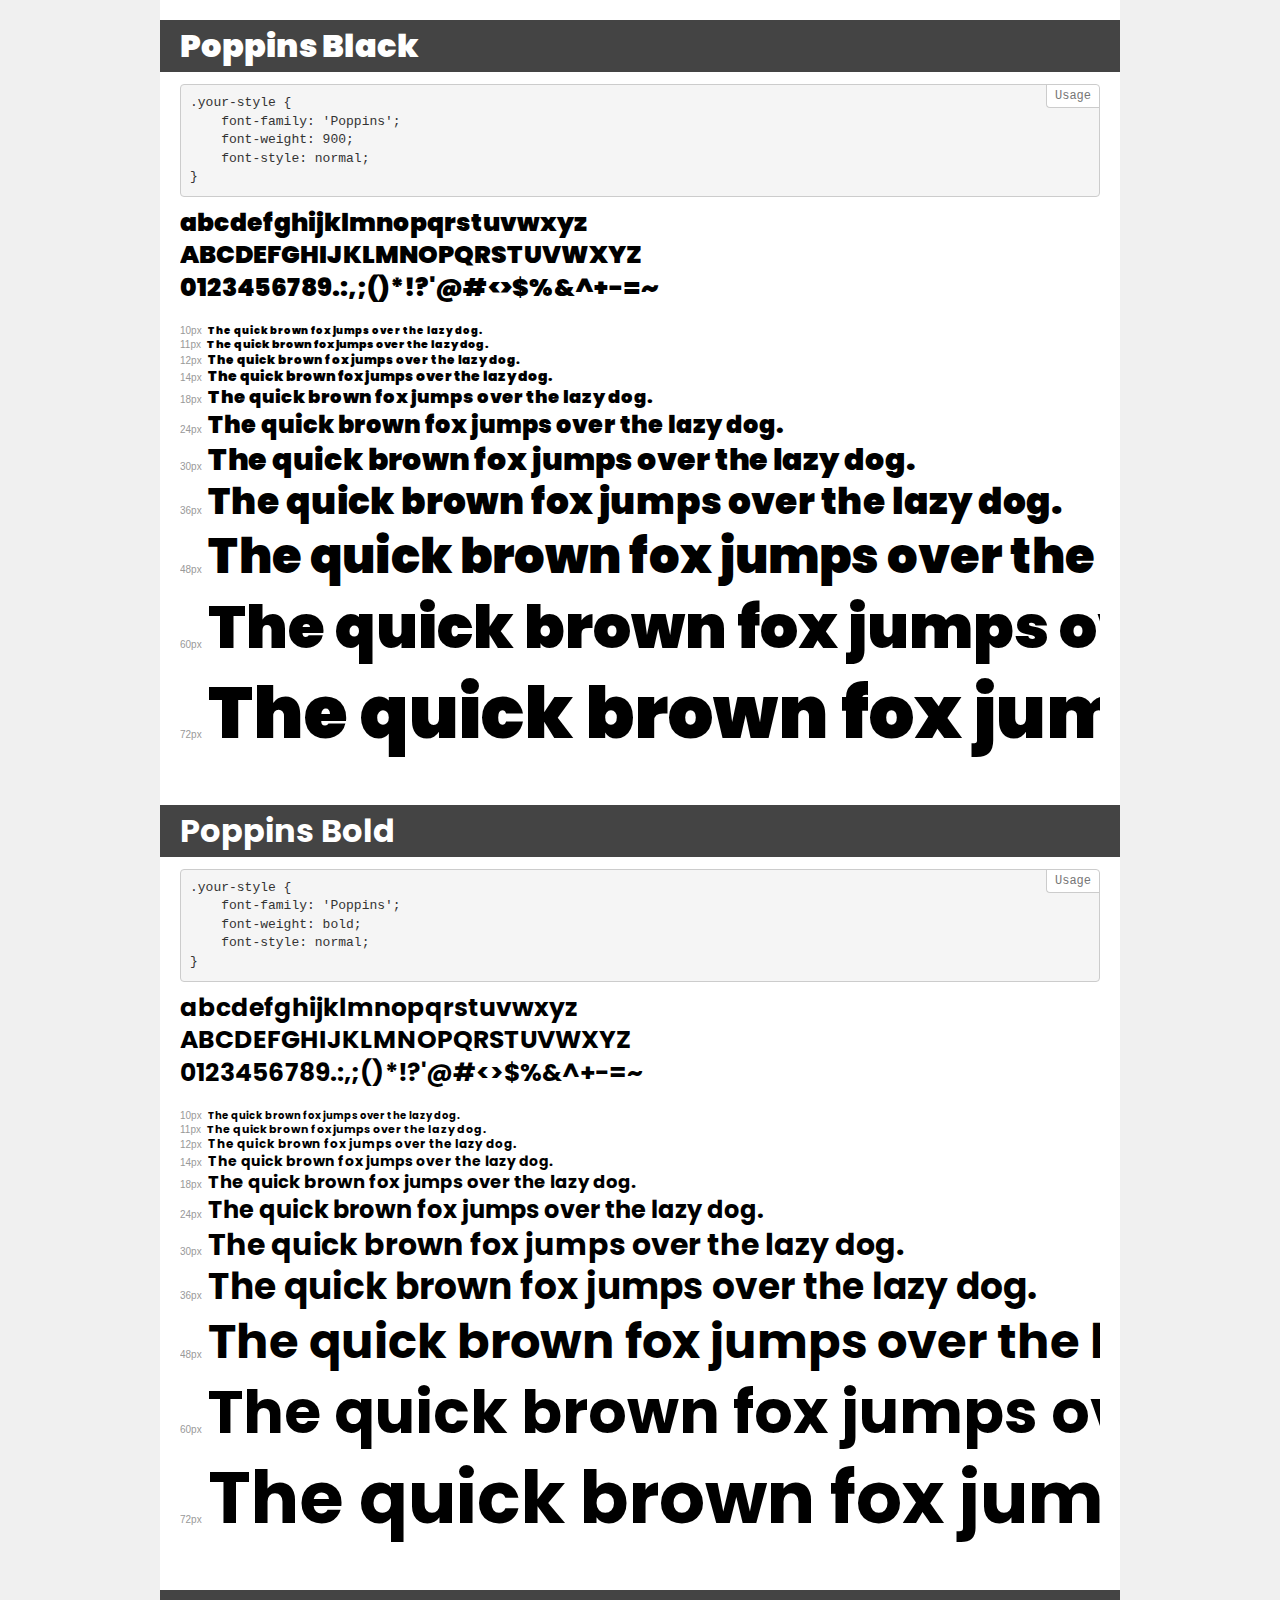
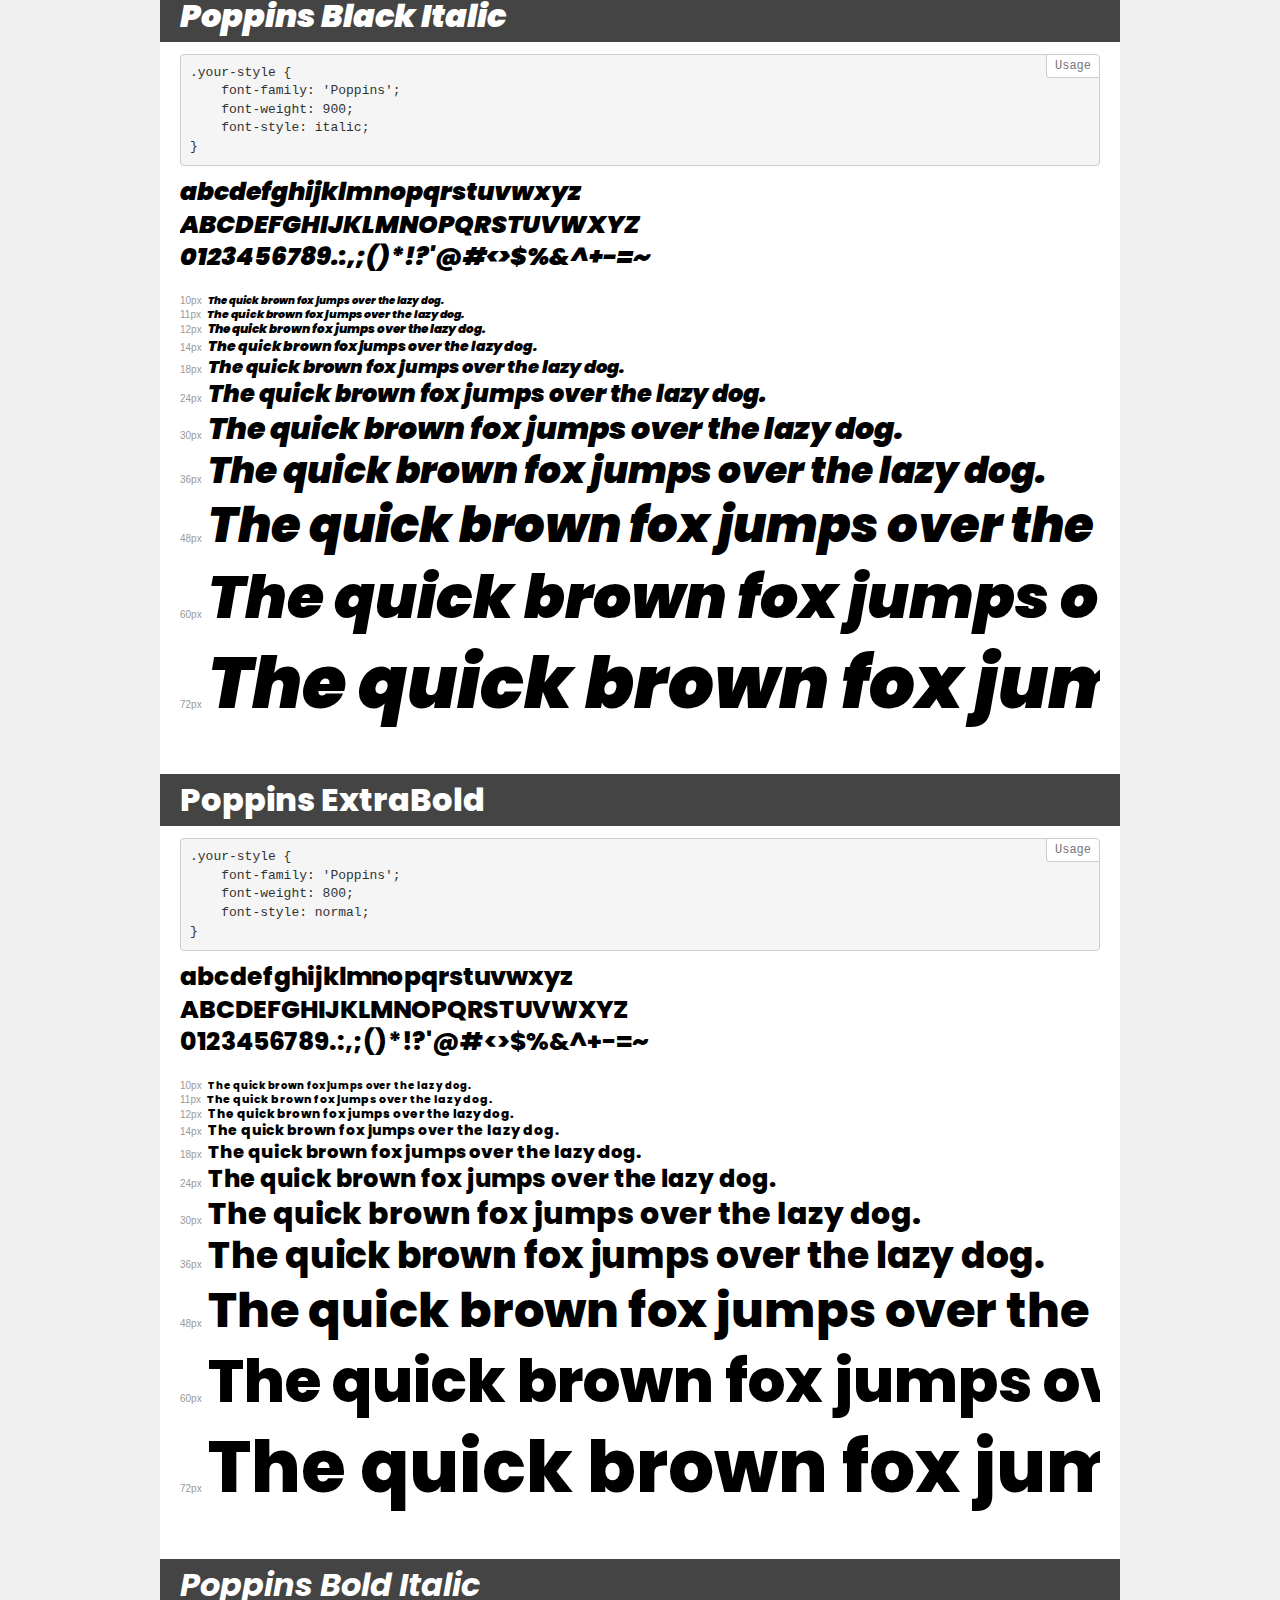
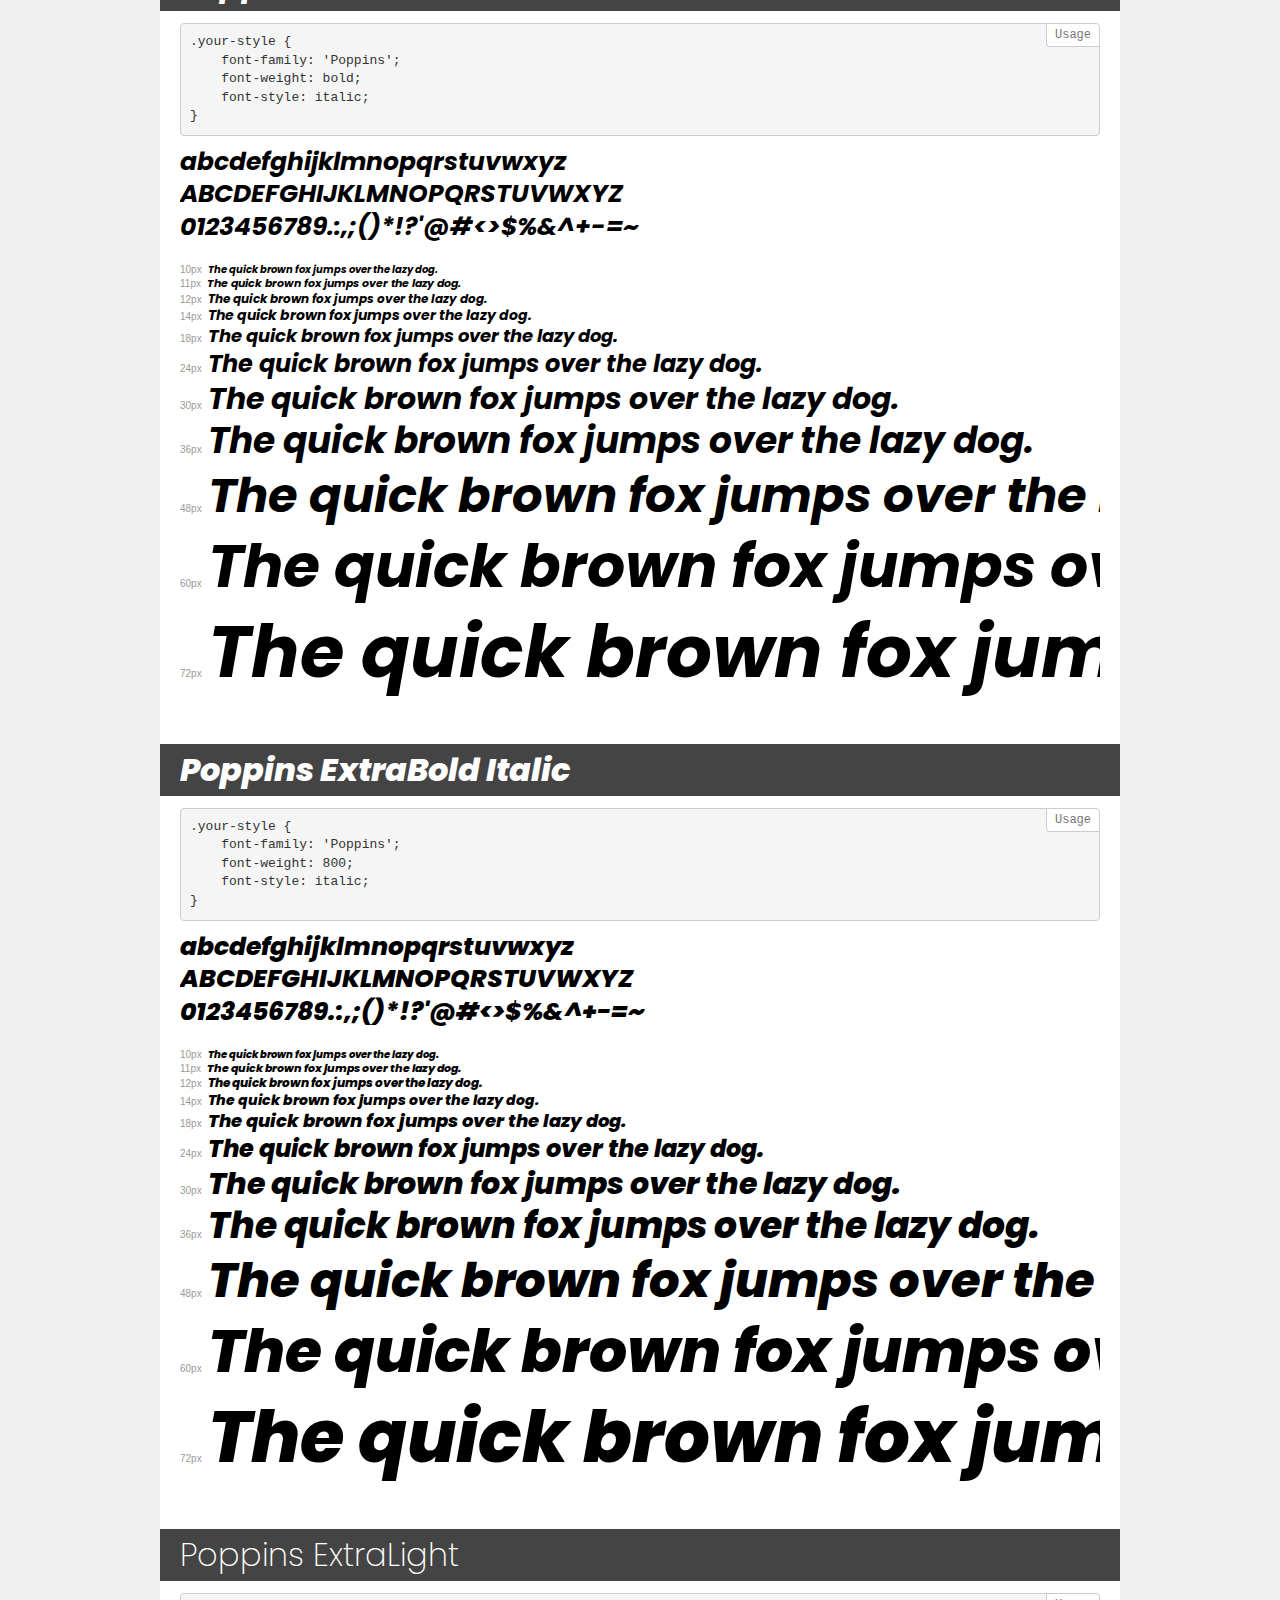
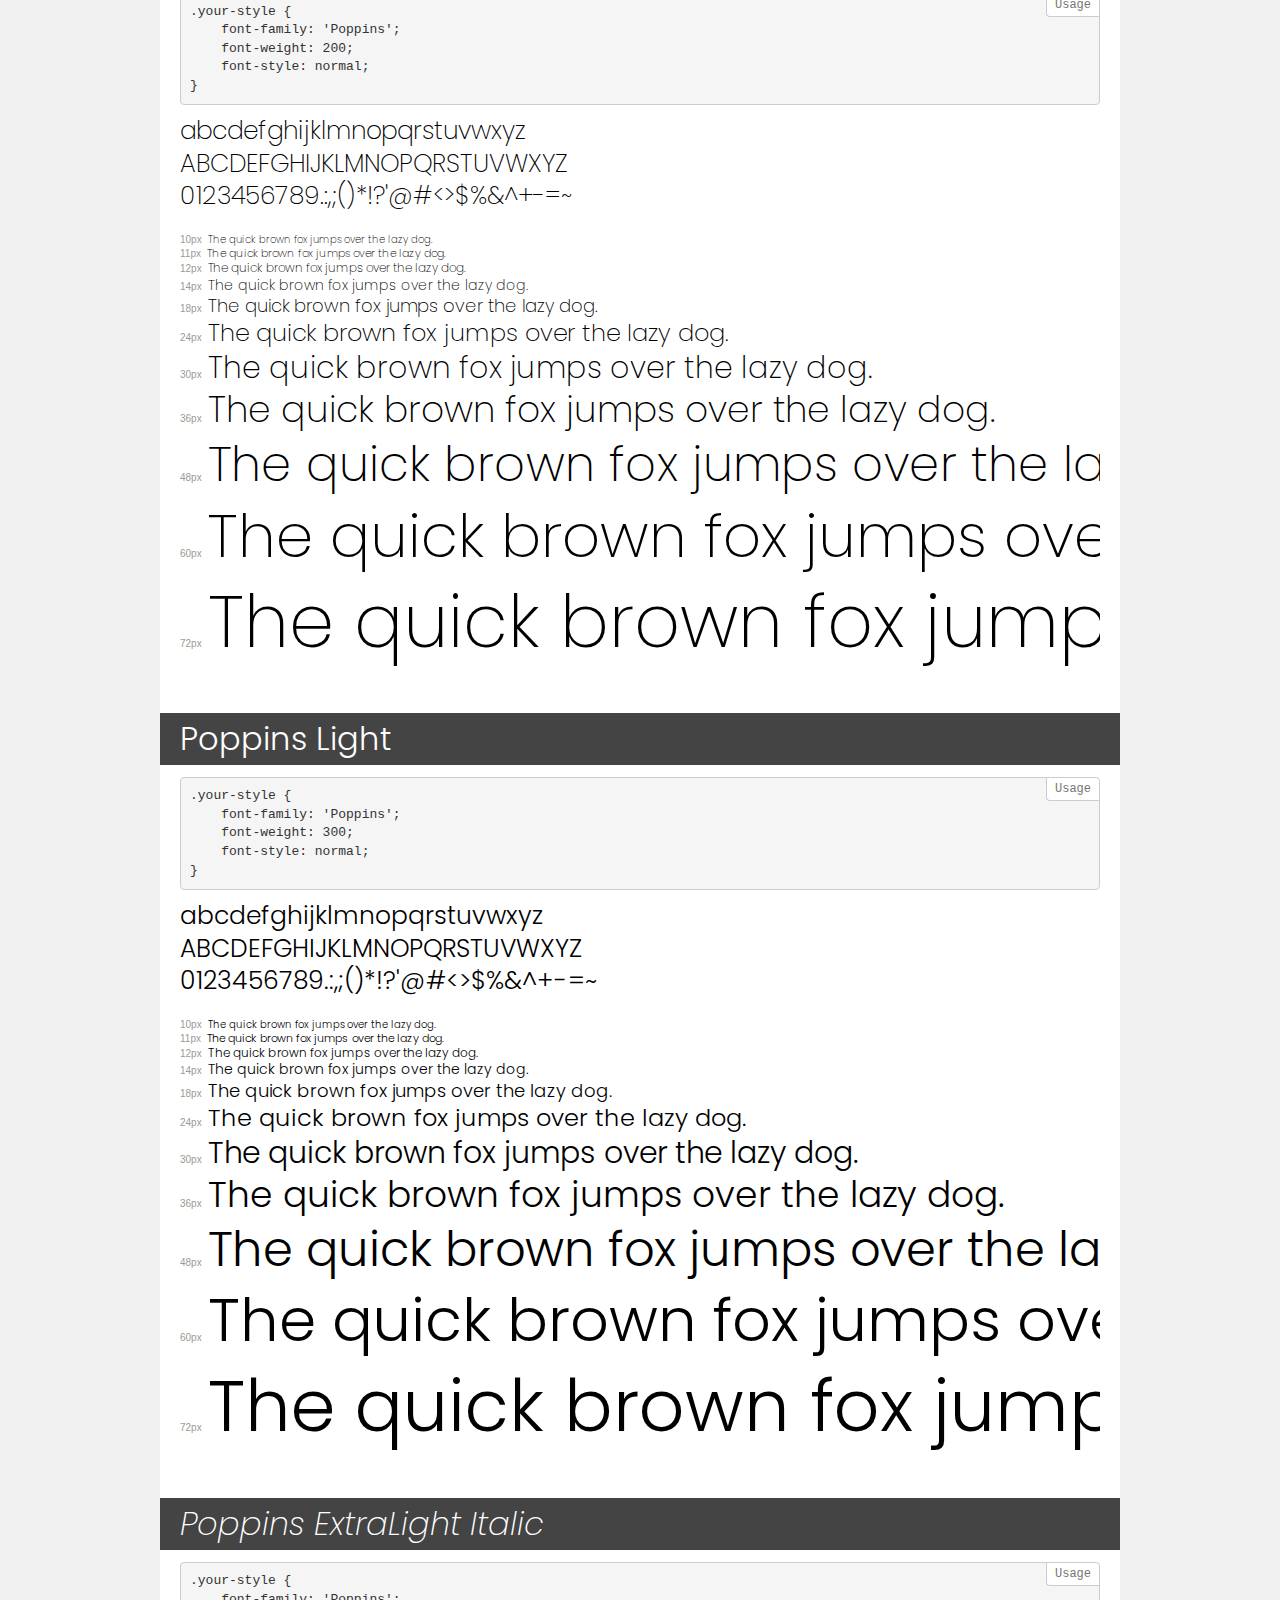
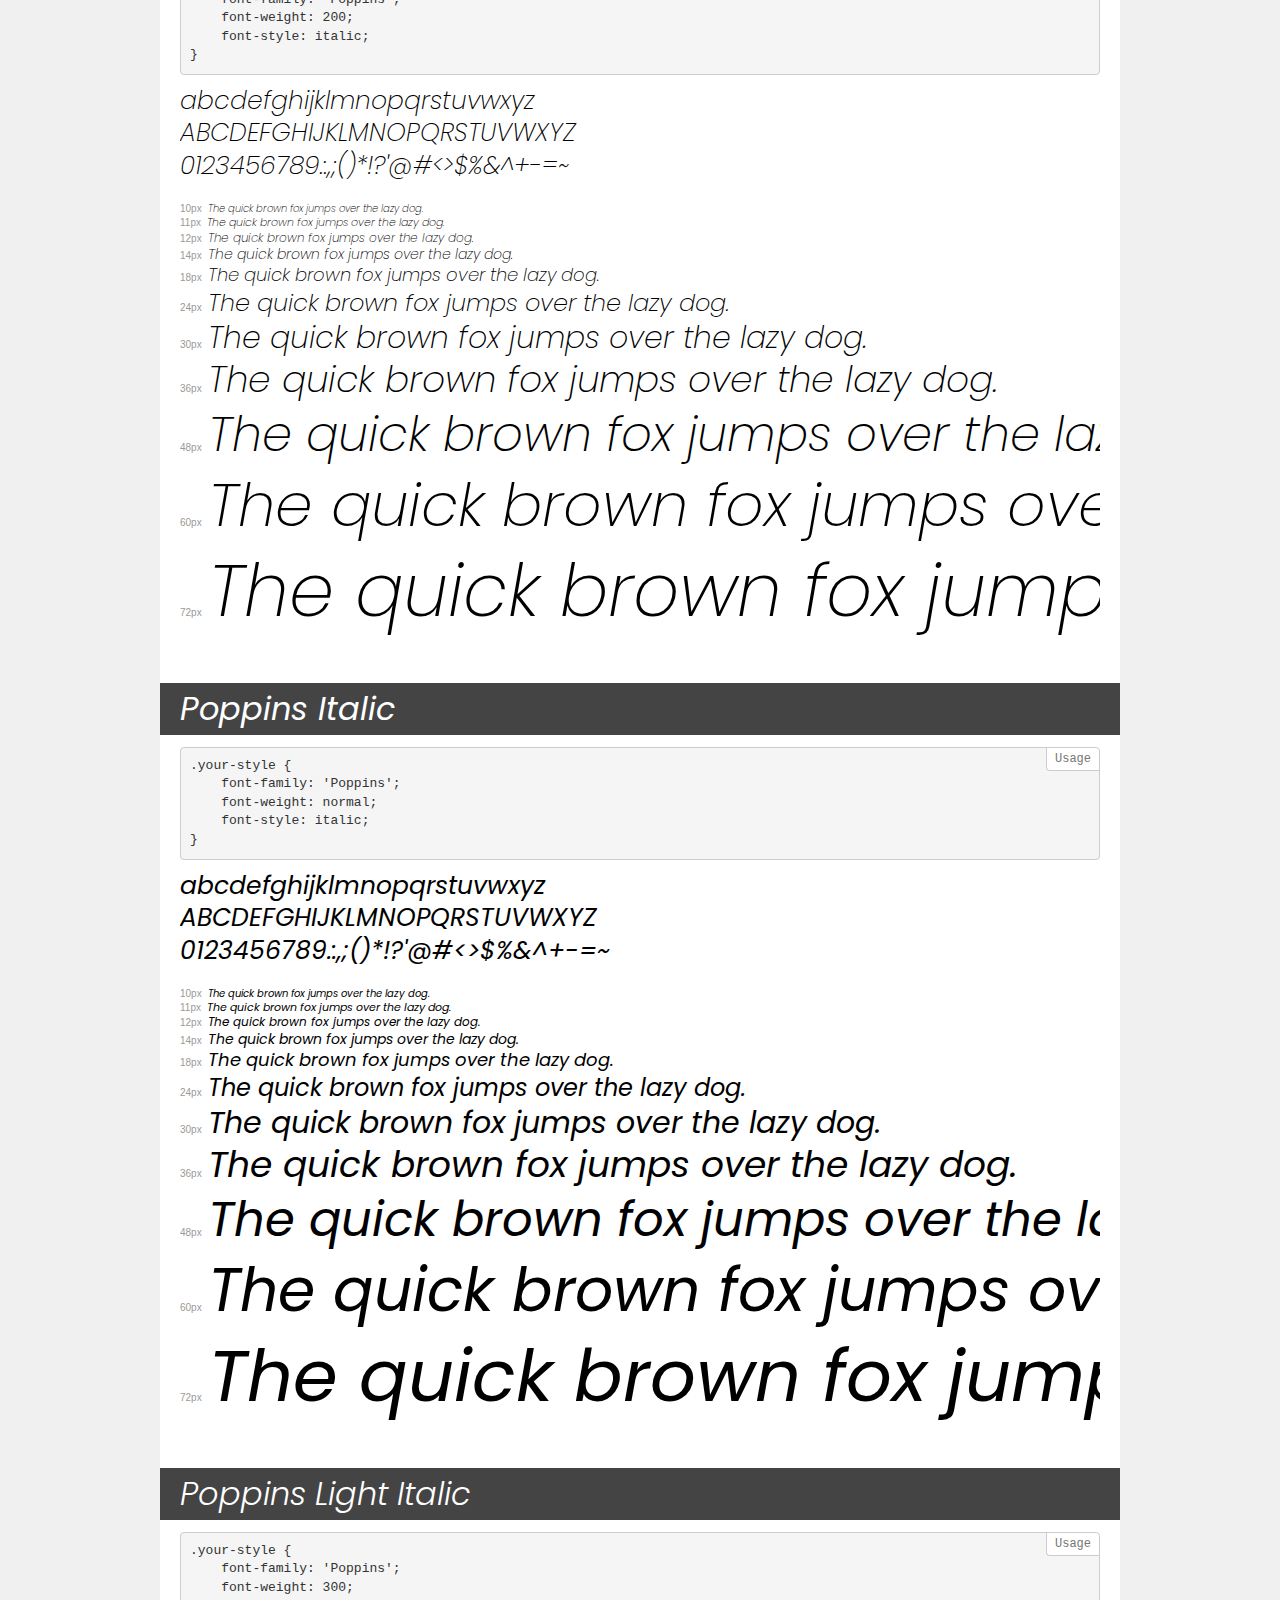
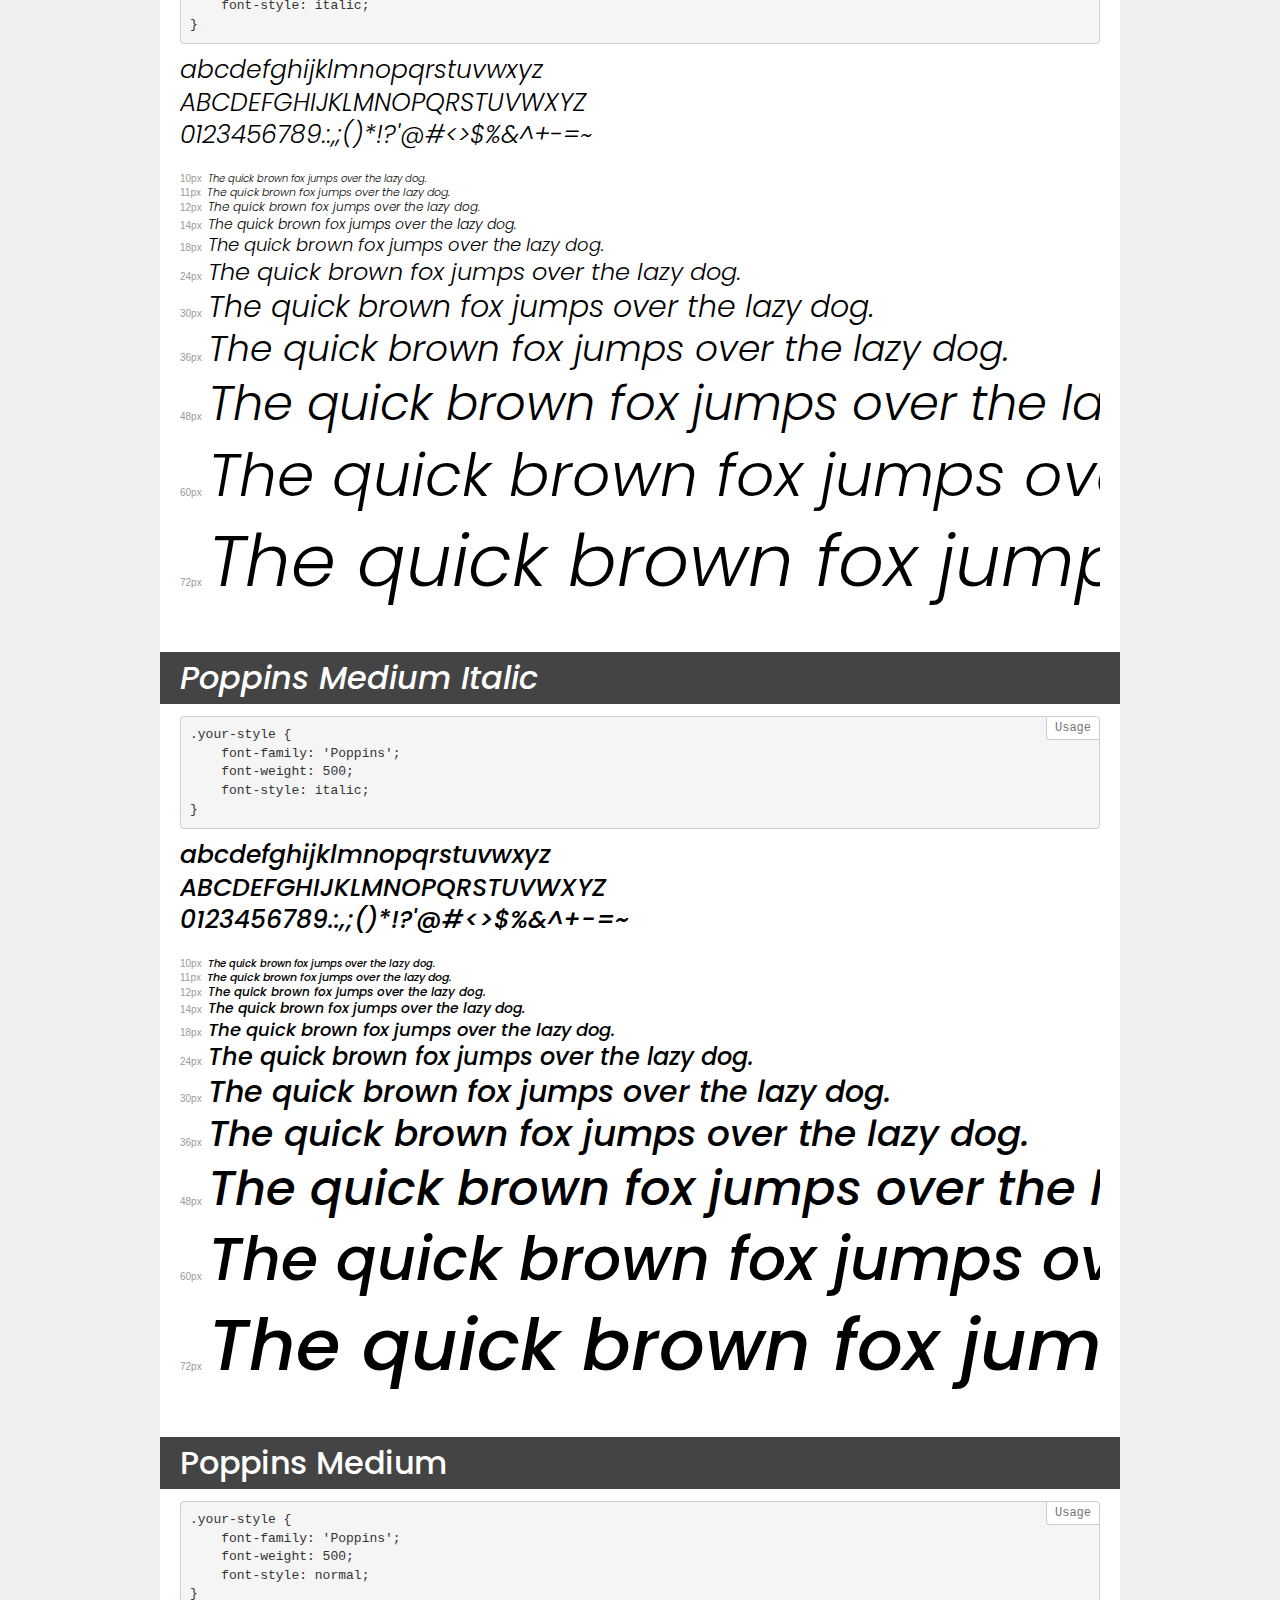
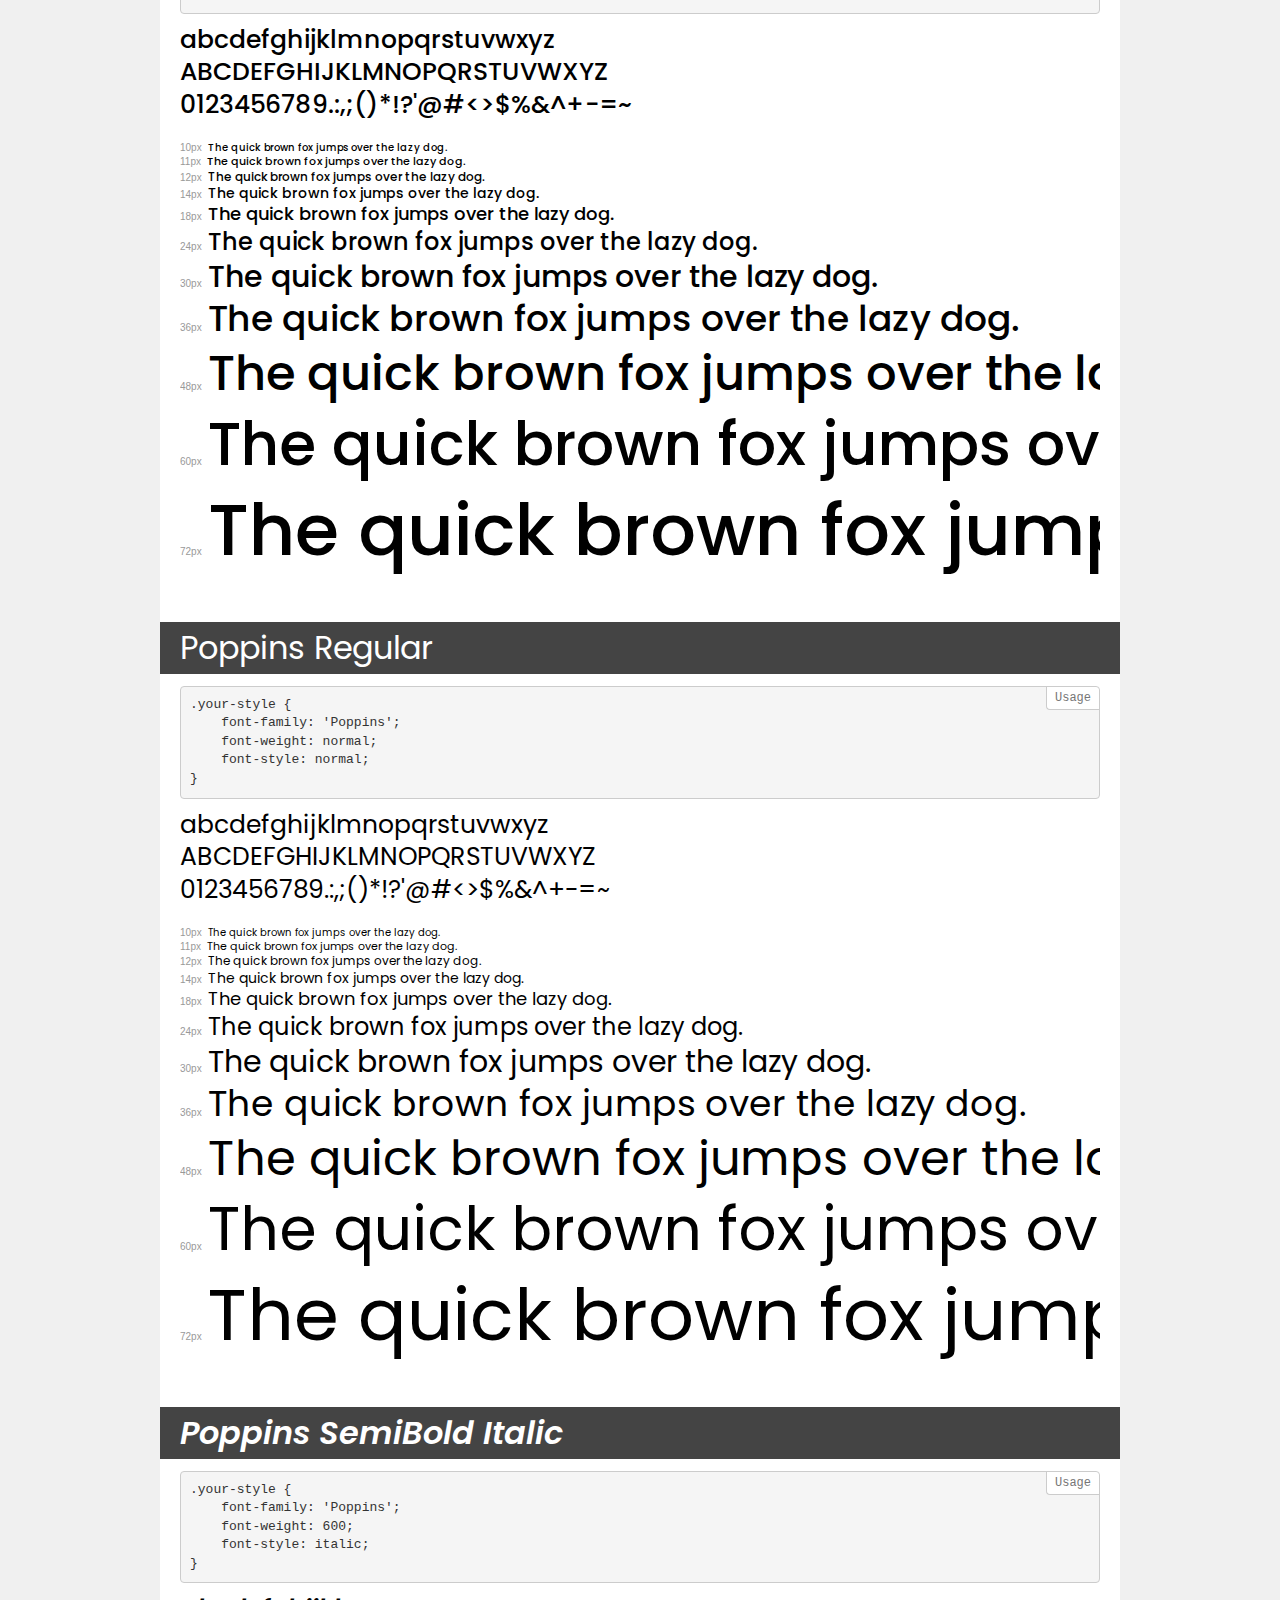
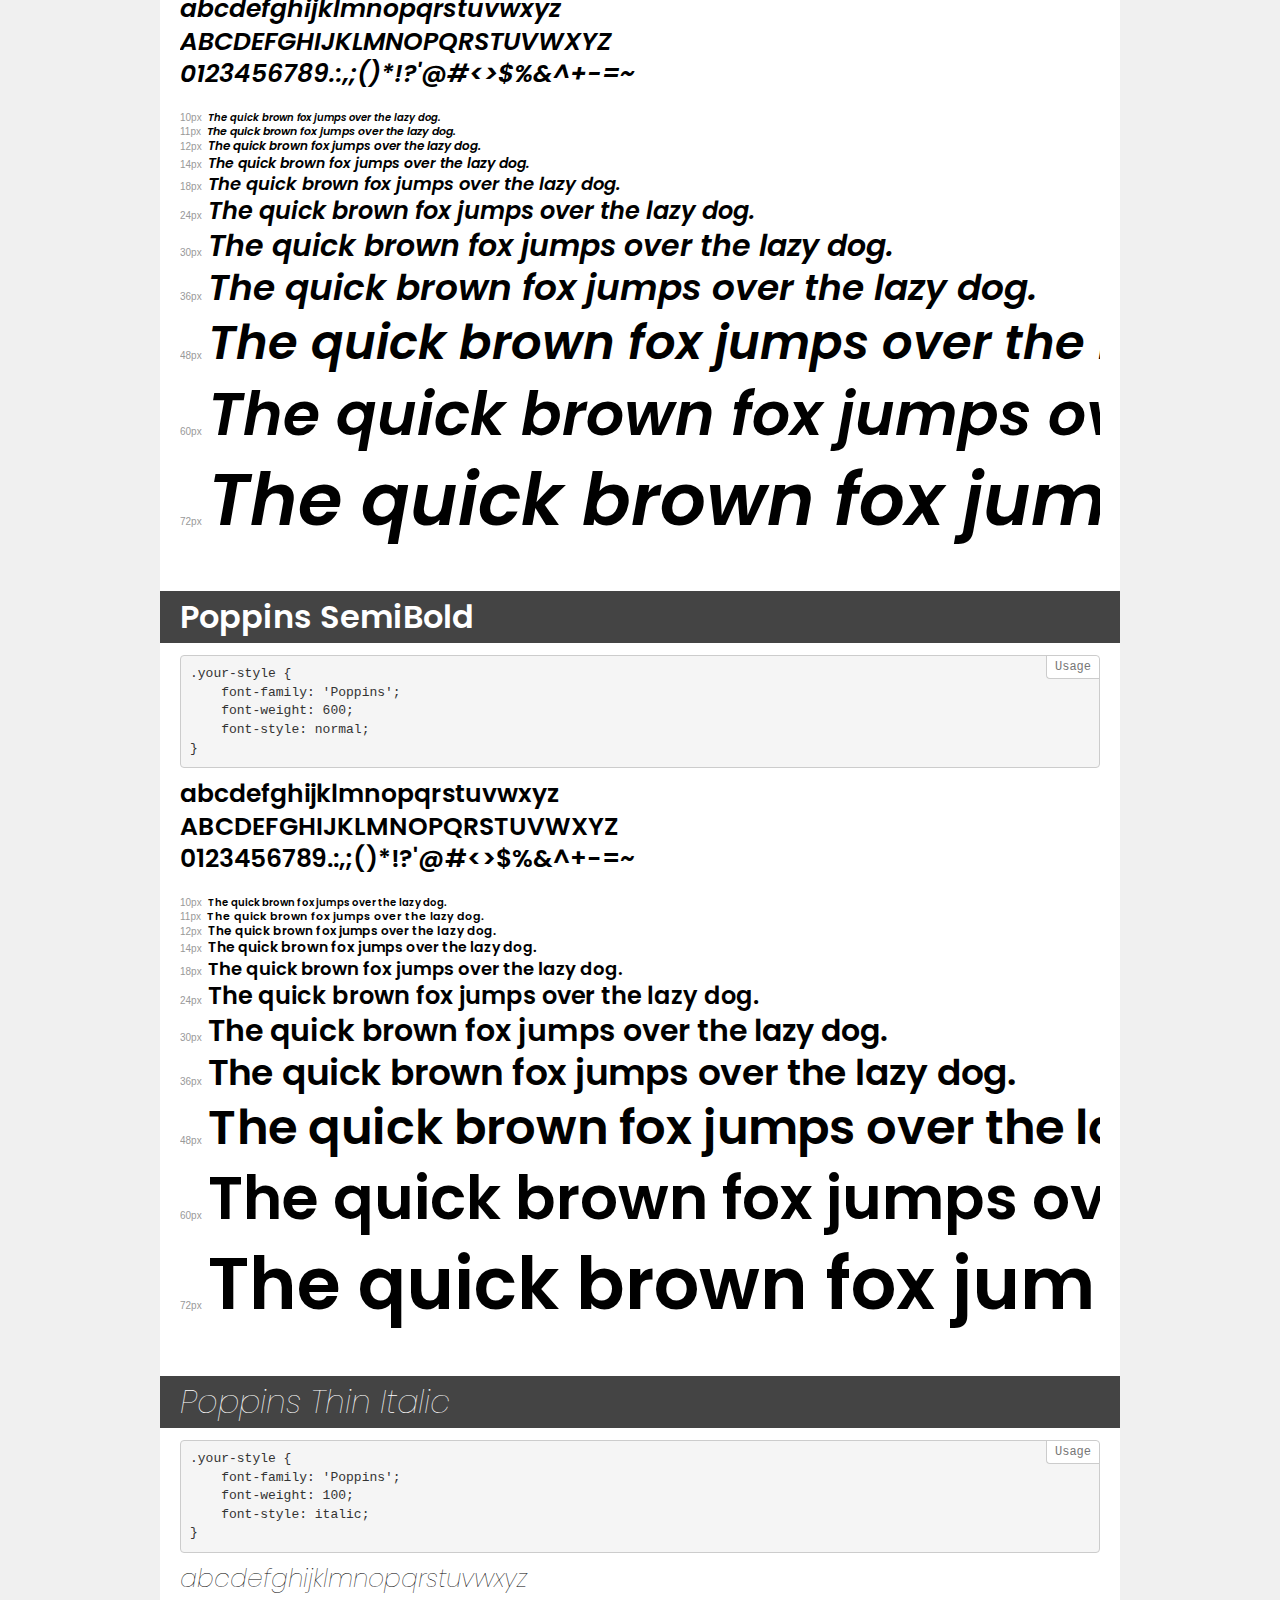
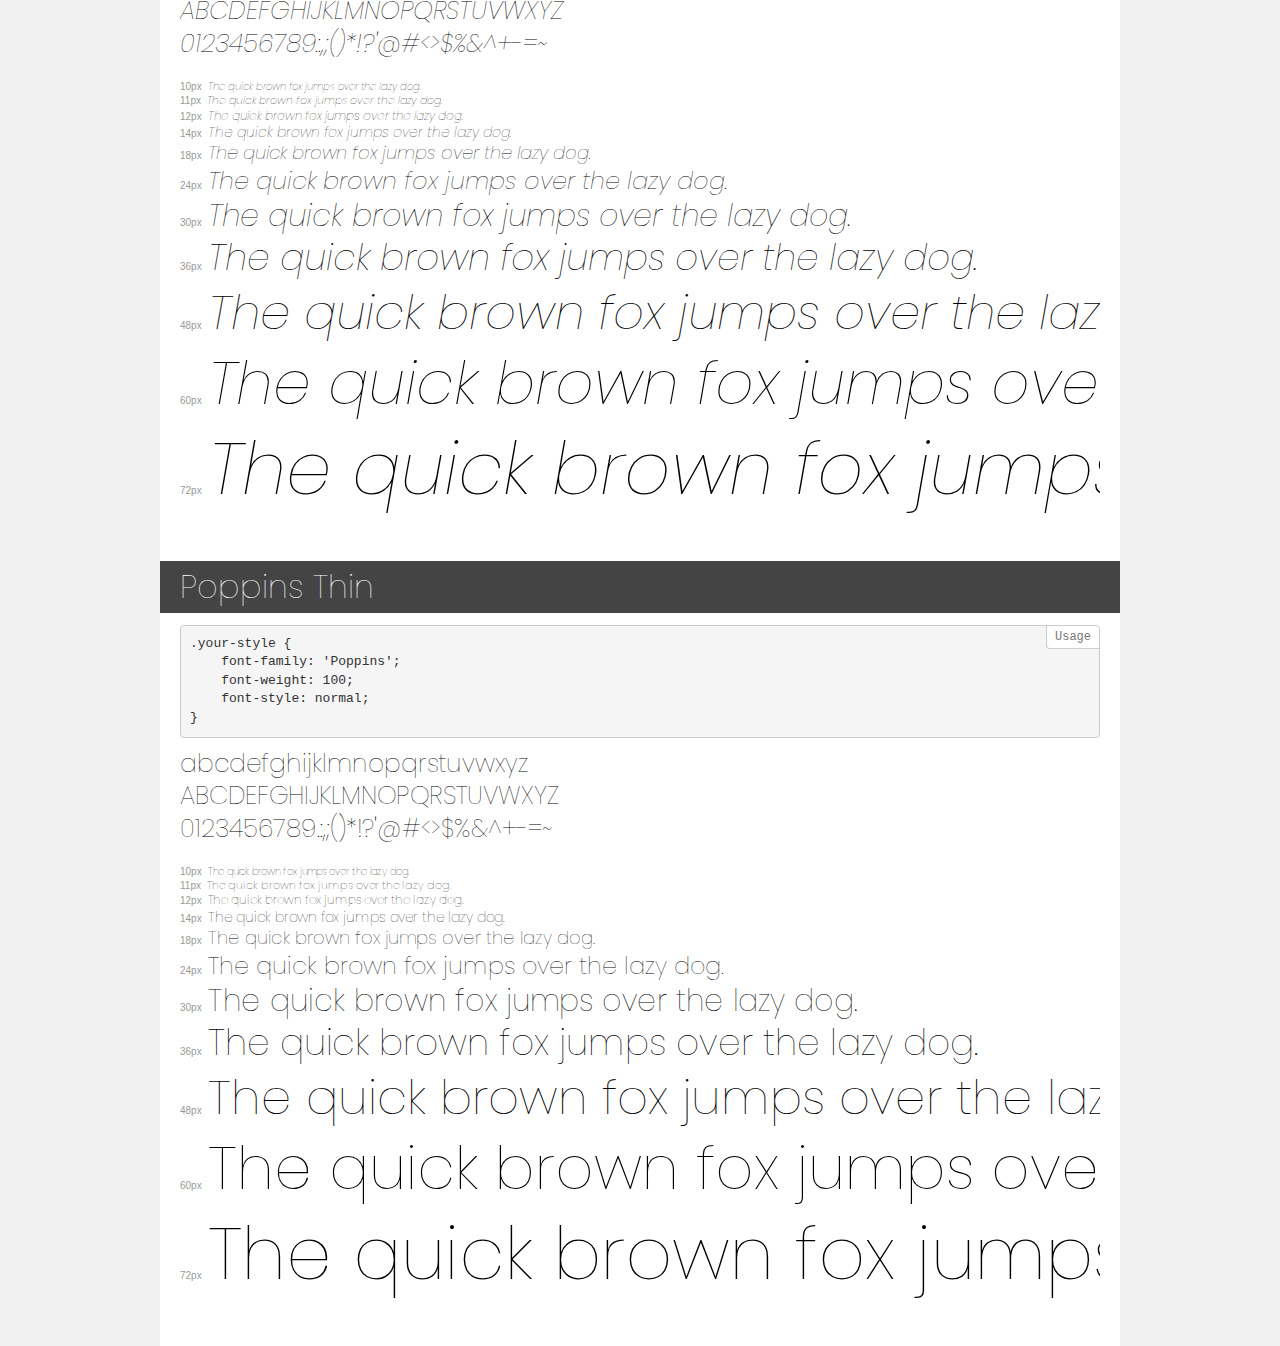
<file: Fonts/demo.html>
<!DOCTYPE html>
<html lang="en">
<head>
    <meta charset="utf-8">
    <meta http-equiv="X-UA-Compatible" content="IE=edge">
    <meta name="viewport" content="width=device-width, initial-scale=1">
    <meta name="robots" content="noindex, noarchive">
    <meta name="format-detection" content="telephone=no">
    <title>Transfonter demo</title>
    <link href="stylesheet.css" rel="stylesheet">
    <style>
        /*
        http://meyerweb.com/eric/tools/css/reset/
        v2.0 | 20110126
        License: none (public domain)
        */
        html, body, div, span, applet, object, iframe,
        h1, h2, h3, h4, h5, h6, p, blockquote, pre,
        a, abbr, acronym, address, big, cite, code,
        del, dfn, em, img, ins, kbd, q, s, samp,
        small, strike, strong, sub, sup, tt, var,
        b, u, i, center,
        dl, dt, dd, ol, ul, li,
        fieldset, form, label, legend,
        table, caption, tbody, tfoot, thead, tr, th, td,
        article, aside, canvas, details, embed,
        figure, figcaption, footer, header, hgroup,
        menu, nav, output, ruby, section, summary,
        time, mark, audio, video {
            margin: 0;
            padding: 0;
            border: 0;
            font-size: 100%;
            font: inherit;
            vertical-align: baseline;
        }
        /* HTML5 display-role reset for older browsers */
        article, aside, details, figcaption, figure,
        footer, header, hgroup, menu, nav, section {
            display: block;
        }
        body {
            line-height: 1;
        }
        ol, ul {
            list-style: none;
        }
        blockquote, q {
            quotes: none;
        }
        blockquote:before, blockquote:after,
        q:before, q:after {
            content: '';
            content: none;
        }
        table {
            border-collapse: collapse;
            border-spacing: 0;
        }
        /* demo styles */
        body {
            background: #f0f0f0;
            color: #000;
        }
        .page {
            background: #fff;
            width: 920px;
            margin: 0 auto;
            padding: 20px 20px 0 20px;
            overflow: hidden;
        }
        .font-container {
            overflow-x: auto;
            overflow-y: hidden;
            margin-bottom: 40px;
            line-height: 1.3;
            white-space: nowrap;
            padding-bottom: 5px;
        }
        h1 {
            position: relative;
            background: #444;
            font-size: 32px;
            color: #fff;
            padding: 10px 20px;
            margin: 0 -20px 12px -20px;
        }
        .letters {
            font-size: 25px;
            margin-bottom: 20px;
        }
        .s10:before {
            content: '10px';
        }
        .s11:before {
            content: '11px';
        }
        .s12:before {
            content: '12px';
        }
        .s14:before {
            content: '14px';
        }
        .s18:before {
            content: '18px';
        }
        .s24:before {
            content: '24px';
        }
        .s30:before {
            content: '30px';
        }
        .s36:before {
            content: '36px';
        }
        .s48:before {
            content: '48px';
        }
        .s60:before {
            content: '60px';
        }
        .s72:before {
            content: '72px';
        }
        .s10:before, .s11:before, .s12:before, .s14:before,
        .s18:before, .s24:before, .s30:before, .s36:before,
        .s48:before, .s60:before, .s72:before {
            font-family: Arial, sans-serif;
            font-size: 10px;
            font-weight: normal;
            font-style: normal;
            color: #999;
            padding-right: 6px;
        }
        pre {
            display: block;
            position: relative;
            padding: 9px;
            margin: 0 0 10px;
            font-family: Monaco, Menlo, Consolas, "Courier New", monospace;
            font-size: 13px;
            line-height: 1.428571429;
            color: #333;
            font-weight: normal;
            font-style: normal;
            background-color: #f5f5f5;
            border: 1px solid #ccc;
            overflow-x: auto;
            border-radius: 4px;
        }
        pre:after {
            display: block;
            position: absolute;
            right: 0;
            top: 0;
            content: 'Usage';
            line-height: 1;
            padding: 5px 8px;
            font-size: 12px;
            color: #767676;
            background-color: #fff;
            border: 1px solid #ccc;
            border-right: none;
            border-top: none;
            border-radius: 0 4px 0 4px;
            z-index: 10;
        }
        /* responsive */
        @media (max-width: 959px) {
            .page {
                width: auto;
                margin: 0;
            }
        }
    </style>
</head>
<body>
<div class="page">
    <div class="demo">
        <h1 style="font-family: 'Poppins'; font-weight: 900; font-style: normal;">Poppins Black</h1>
        <pre>.your-style {
    font-family: 'Poppins';
    font-weight: 900;
    font-style: normal;
}</pre>
        <div class="font-container" style="font-family: 'Poppins'; font-weight: 900; font-style: normal;">
            <p class="letters">
                abcdefghijklmnopqrstuvwxyz<br>
ABCDEFGHIJKLMNOPQRSTUVWXYZ<br>
                0123456789.:,;()*!?'@#<>$%&^+-=~
            </p>
            <p class="s10" style="font-size: 10px;">The quick brown fox jumps over the lazy dog.</p>
            <p class="s11" style="font-size: 11px;">The quick brown fox jumps over the lazy dog.</p>
            <p class="s12" style="font-size: 12px;">The quick brown fox jumps over the lazy dog.</p>
            <p class="s14" style="font-size: 14px;">The quick brown fox jumps over the lazy dog.</p>
            <p class="s18" style="font-size: 18px;">The quick brown fox jumps over the lazy dog.</p>
            <p class="s24" style="font-size: 24px;">The quick brown fox jumps over the lazy dog.</p>
            <p class="s30" style="font-size: 30px;">The quick brown fox jumps over the lazy dog.</p>
            <p class="s36" style="font-size: 36px;">The quick brown fox jumps over the lazy dog.</p>
            <p class="s48" style="font-size: 48px;">The quick brown fox jumps over the lazy dog.</p>
            <p class="s60" style="font-size: 60px;">The quick brown fox jumps over the lazy dog.</p>
            <p class="s72" style="font-size: 72px;">The quick brown fox jumps over the lazy dog.</p>
        </div>
    </div>
    <div class="demo">
        <h1 style="font-family: 'Poppins'; font-weight: bold; font-style: normal;">Poppins Bold</h1>
        <pre>.your-style {
    font-family: 'Poppins';
    font-weight: bold;
    font-style: normal;
}</pre>
        <div class="font-container" style="font-family: 'Poppins'; font-weight: bold; font-style: normal;">
            <p class="letters">
                abcdefghijklmnopqrstuvwxyz<br>
ABCDEFGHIJKLMNOPQRSTUVWXYZ<br>
                0123456789.:,;()*!?'@#<>$%&^+-=~
            </p>
            <p class="s10" style="font-size: 10px;">The quick brown fox jumps over the lazy dog.</p>
            <p class="s11" style="font-size: 11px;">The quick brown fox jumps over the lazy dog.</p>
            <p class="s12" style="font-size: 12px;">The quick brown fox jumps over the lazy dog.</p>
            <p class="s14" style="font-size: 14px;">The quick brown fox jumps over the lazy dog.</p>
            <p class="s18" style="font-size: 18px;">The quick brown fox jumps over the lazy dog.</p>
            <p class="s24" style="font-size: 24px;">The quick brown fox jumps over the lazy dog.</p>
            <p class="s30" style="font-size: 30px;">The quick brown fox jumps over the lazy dog.</p>
            <p class="s36" style="font-size: 36px;">The quick brown fox jumps over the lazy dog.</p>
            <p class="s48" style="font-size: 48px;">The quick brown fox jumps over the lazy dog.</p>
            <p class="s60" style="font-size: 60px;">The quick brown fox jumps over the lazy dog.</p>
            <p class="s72" style="font-size: 72px;">The quick brown fox jumps over the lazy dog.</p>
        </div>
    </div>
    <div class="demo">
        <h1 style="font-family: 'Poppins'; font-weight: 900; font-style: italic;">Poppins Black Italic</h1>
        <pre>.your-style {
    font-family: 'Poppins';
    font-weight: 900;
    font-style: italic;
}</pre>
        <div class="font-container" style="font-family: 'Poppins'; font-weight: 900; font-style: italic;">
            <p class="letters">
                abcdefghijklmnopqrstuvwxyz<br>
ABCDEFGHIJKLMNOPQRSTUVWXYZ<br>
                0123456789.:,;()*!?'@#<>$%&^+-=~
            </p>
            <p class="s10" style="font-size: 10px;">The quick brown fox jumps over the lazy dog.</p>
            <p class="s11" style="font-size: 11px;">The quick brown fox jumps over the lazy dog.</p>
            <p class="s12" style="font-size: 12px;">The quick brown fox jumps over the lazy dog.</p>
            <p class="s14" style="font-size: 14px;">The quick brown fox jumps over the lazy dog.</p>
            <p class="s18" style="font-size: 18px;">The quick brown fox jumps over the lazy dog.</p>
            <p class="s24" style="font-size: 24px;">The quick brown fox jumps over the lazy dog.</p>
            <p class="s30" style="font-size: 30px;">The quick brown fox jumps over the lazy dog.</p>
            <p class="s36" style="font-size: 36px;">The quick brown fox jumps over the lazy dog.</p>
            <p class="s48" style="font-size: 48px;">The quick brown fox jumps over the lazy dog.</p>
            <p class="s60" style="font-size: 60px;">The quick brown fox jumps over the lazy dog.</p>
            <p class="s72" style="font-size: 72px;">The quick brown fox jumps over the lazy dog.</p>
        </div>
    </div>
    <div class="demo">
        <h1 style="font-family: 'Poppins'; font-weight: 800; font-style: normal;">Poppins ExtraBold</h1>
        <pre>.your-style {
    font-family: 'Poppins';
    font-weight: 800;
    font-style: normal;
}</pre>
        <div class="font-container" style="font-family: 'Poppins'; font-weight: 800; font-style: normal;">
            <p class="letters">
                abcdefghijklmnopqrstuvwxyz<br>
ABCDEFGHIJKLMNOPQRSTUVWXYZ<br>
                0123456789.:,;()*!?'@#<>$%&^+-=~
            </p>
            <p class="s10" style="font-size: 10px;">The quick brown fox jumps over the lazy dog.</p>
            <p class="s11" style="font-size: 11px;">The quick brown fox jumps over the lazy dog.</p>
            <p class="s12" style="font-size: 12px;">The quick brown fox jumps over the lazy dog.</p>
            <p class="s14" style="font-size: 14px;">The quick brown fox jumps over the lazy dog.</p>
            <p class="s18" style="font-size: 18px;">The quick brown fox jumps over the lazy dog.</p>
            <p class="s24" style="font-size: 24px;">The quick brown fox jumps over the lazy dog.</p>
            <p class="s30" style="font-size: 30px;">The quick brown fox jumps over the lazy dog.</p>
            <p class="s36" style="font-size: 36px;">The quick brown fox jumps over the lazy dog.</p>
            <p class="s48" style="font-size: 48px;">The quick brown fox jumps over the lazy dog.</p>
            <p class="s60" style="font-size: 60px;">The quick brown fox jumps over the lazy dog.</p>
            <p class="s72" style="font-size: 72px;">The quick brown fox jumps over the lazy dog.</p>
        </div>
    </div>
    <div class="demo">
        <h1 style="font-family: 'Poppins'; font-weight: bold; font-style: italic;">Poppins Bold Italic</h1>
        <pre>.your-style {
    font-family: 'Poppins';
    font-weight: bold;
    font-style: italic;
}</pre>
        <div class="font-container" style="font-family: 'Poppins'; font-weight: bold; font-style: italic;">
            <p class="letters">
                abcdefghijklmnopqrstuvwxyz<br>
ABCDEFGHIJKLMNOPQRSTUVWXYZ<br>
                0123456789.:,;()*!?'@#<>$%&^+-=~
            </p>
            <p class="s10" style="font-size: 10px;">The quick brown fox jumps over the lazy dog.</p>
            <p class="s11" style="font-size: 11px;">The quick brown fox jumps over the lazy dog.</p>
            <p class="s12" style="font-size: 12px;">The quick brown fox jumps over the lazy dog.</p>
            <p class="s14" style="font-size: 14px;">The quick brown fox jumps over the lazy dog.</p>
            <p class="s18" style="font-size: 18px;">The quick brown fox jumps over the lazy dog.</p>
            <p class="s24" style="font-size: 24px;">The quick brown fox jumps over the lazy dog.</p>
            <p class="s30" style="font-size: 30px;">The quick brown fox jumps over the lazy dog.</p>
            <p class="s36" style="font-size: 36px;">The quick brown fox jumps over the lazy dog.</p>
            <p class="s48" style="font-size: 48px;">The quick brown fox jumps over the lazy dog.</p>
            <p class="s60" style="font-size: 60px;">The quick brown fox jumps over the lazy dog.</p>
            <p class="s72" style="font-size: 72px;">The quick brown fox jumps over the lazy dog.</p>
        </div>
    </div>
    <div class="demo">
        <h1 style="font-family: 'Poppins'; font-weight: 800; font-style: italic;">Poppins ExtraBold Italic</h1>
        <pre>.your-style {
    font-family: 'Poppins';
    font-weight: 800;
    font-style: italic;
}</pre>
        <div class="font-container" style="font-family: 'Poppins'; font-weight: 800; font-style: italic;">
            <p class="letters">
                abcdefghijklmnopqrstuvwxyz<br>
ABCDEFGHIJKLMNOPQRSTUVWXYZ<br>
                0123456789.:,;()*!?'@#<>$%&^+-=~
            </p>
            <p class="s10" style="font-size: 10px;">The quick brown fox jumps over the lazy dog.</p>
            <p class="s11" style="font-size: 11px;">The quick brown fox jumps over the lazy dog.</p>
            <p class="s12" style="font-size: 12px;">The quick brown fox jumps over the lazy dog.</p>
            <p class="s14" style="font-size: 14px;">The quick brown fox jumps over the lazy dog.</p>
            <p class="s18" style="font-size: 18px;">The quick brown fox jumps over the lazy dog.</p>
            <p class="s24" style="font-size: 24px;">The quick brown fox jumps over the lazy dog.</p>
            <p class="s30" style="font-size: 30px;">The quick brown fox jumps over the lazy dog.</p>
            <p class="s36" style="font-size: 36px;">The quick brown fox jumps over the lazy dog.</p>
            <p class="s48" style="font-size: 48px;">The quick brown fox jumps over the lazy dog.</p>
            <p class="s60" style="font-size: 60px;">The quick brown fox jumps over the lazy dog.</p>
            <p class="s72" style="font-size: 72px;">The quick brown fox jumps over the lazy dog.</p>
        </div>
    </div>
    <div class="demo">
        <h1 style="font-family: 'Poppins'; font-weight: 200; font-style: normal;">Poppins ExtraLight</h1>
        <pre>.your-style {
    font-family: 'Poppins';
    font-weight: 200;
    font-style: normal;
}</pre>
        <div class="font-container" style="font-family: 'Poppins'; font-weight: 200; font-style: normal;">
            <p class="letters">
                abcdefghijklmnopqrstuvwxyz<br>
ABCDEFGHIJKLMNOPQRSTUVWXYZ<br>
                0123456789.:,;()*!?'@#<>$%&^+-=~
            </p>
            <p class="s10" style="font-size: 10px;">The quick brown fox jumps over the lazy dog.</p>
            <p class="s11" style="font-size: 11px;">The quick brown fox jumps over the lazy dog.</p>
            <p class="s12" style="font-size: 12px;">The quick brown fox jumps over the lazy dog.</p>
            <p class="s14" style="font-size: 14px;">The quick brown fox jumps over the lazy dog.</p>
            <p class="s18" style="font-size: 18px;">The quick brown fox jumps over the lazy dog.</p>
            <p class="s24" style="font-size: 24px;">The quick brown fox jumps over the lazy dog.</p>
            <p class="s30" style="font-size: 30px;">The quick brown fox jumps over the lazy dog.</p>
            <p class="s36" style="font-size: 36px;">The quick brown fox jumps over the lazy dog.</p>
            <p class="s48" style="font-size: 48px;">The quick brown fox jumps over the lazy dog.</p>
            <p class="s60" style="font-size: 60px;">The quick brown fox jumps over the lazy dog.</p>
            <p class="s72" style="font-size: 72px;">The quick brown fox jumps over the lazy dog.</p>
        </div>
    </div>
    <div class="demo">
        <h1 style="font-family: 'Poppins'; font-weight: 300; font-style: normal;">Poppins Light</h1>
        <pre>.your-style {
    font-family: 'Poppins';
    font-weight: 300;
    font-style: normal;
}</pre>
        <div class="font-container" style="font-family: 'Poppins'; font-weight: 300; font-style: normal;">
            <p class="letters">
                abcdefghijklmnopqrstuvwxyz<br>
ABCDEFGHIJKLMNOPQRSTUVWXYZ<br>
                0123456789.:,;()*!?'@#<>$%&^+-=~
            </p>
            <p class="s10" style="font-size: 10px;">The quick brown fox jumps over the lazy dog.</p>
            <p class="s11" style="font-size: 11px;">The quick brown fox jumps over the lazy dog.</p>
            <p class="s12" style="font-size: 12px;">The quick brown fox jumps over the lazy dog.</p>
            <p class="s14" style="font-size: 14px;">The quick brown fox jumps over the lazy dog.</p>
            <p class="s18" style="font-size: 18px;">The quick brown fox jumps over the lazy dog.</p>
            <p class="s24" style="font-size: 24px;">The quick brown fox jumps over the lazy dog.</p>
            <p class="s30" style="font-size: 30px;">The quick brown fox jumps over the lazy dog.</p>
            <p class="s36" style="font-size: 36px;">The quick brown fox jumps over the lazy dog.</p>
            <p class="s48" style="font-size: 48px;">The quick brown fox jumps over the lazy dog.</p>
            <p class="s60" style="font-size: 60px;">The quick brown fox jumps over the lazy dog.</p>
            <p class="s72" style="font-size: 72px;">The quick brown fox jumps over the lazy dog.</p>
        </div>
    </div>
    <div class="demo">
        <h1 style="font-family: 'Poppins'; font-weight: 200; font-style: italic;">Poppins ExtraLight Italic</h1>
        <pre>.your-style {
    font-family: 'Poppins';
    font-weight: 200;
    font-style: italic;
}</pre>
        <div class="font-container" style="font-family: 'Poppins'; font-weight: 200; font-style: italic;">
            <p class="letters">
                abcdefghijklmnopqrstuvwxyz<br>
ABCDEFGHIJKLMNOPQRSTUVWXYZ<br>
                0123456789.:,;()*!?'@#<>$%&^+-=~
            </p>
            <p class="s10" style="font-size: 10px;">The quick brown fox jumps over the lazy dog.</p>
            <p class="s11" style="font-size: 11px;">The quick brown fox jumps over the lazy dog.</p>
            <p class="s12" style="font-size: 12px;">The quick brown fox jumps over the lazy dog.</p>
            <p class="s14" style="font-size: 14px;">The quick brown fox jumps over the lazy dog.</p>
            <p class="s18" style="font-size: 18px;">The quick brown fox jumps over the lazy dog.</p>
            <p class="s24" style="font-size: 24px;">The quick brown fox jumps over the lazy dog.</p>
            <p class="s30" style="font-size: 30px;">The quick brown fox jumps over the lazy dog.</p>
            <p class="s36" style="font-size: 36px;">The quick brown fox jumps over the lazy dog.</p>
            <p class="s48" style="font-size: 48px;">The quick brown fox jumps over the lazy dog.</p>
            <p class="s60" style="font-size: 60px;">The quick brown fox jumps over the lazy dog.</p>
            <p class="s72" style="font-size: 72px;">The quick brown fox jumps over the lazy dog.</p>
        </div>
    </div>
    <div class="demo">
        <h1 style="font-family: 'Poppins'; font-weight: normal; font-style: italic;">Poppins Italic</h1>
        <pre>.your-style {
    font-family: 'Poppins';
    font-weight: normal;
    font-style: italic;
}</pre>
        <div class="font-container" style="font-family: 'Poppins'; font-weight: normal; font-style: italic;">
            <p class="letters">
                abcdefghijklmnopqrstuvwxyz<br>
ABCDEFGHIJKLMNOPQRSTUVWXYZ<br>
                0123456789.:,;()*!?'@#<>$%&^+-=~
            </p>
            <p class="s10" style="font-size: 10px;">The quick brown fox jumps over the lazy dog.</p>
            <p class="s11" style="font-size: 11px;">The quick brown fox jumps over the lazy dog.</p>
            <p class="s12" style="font-size: 12px;">The quick brown fox jumps over the lazy dog.</p>
            <p class="s14" style="font-size: 14px;">The quick brown fox jumps over the lazy dog.</p>
            <p class="s18" style="font-size: 18px;">The quick brown fox jumps over the lazy dog.</p>
            <p class="s24" style="font-size: 24px;">The quick brown fox jumps over the lazy dog.</p>
            <p class="s30" style="font-size: 30px;">The quick brown fox jumps over the lazy dog.</p>
            <p class="s36" style="font-size: 36px;">The quick brown fox jumps over the lazy dog.</p>
            <p class="s48" style="font-size: 48px;">The quick brown fox jumps over the lazy dog.</p>
            <p class="s60" style="font-size: 60px;">The quick brown fox jumps over the lazy dog.</p>
            <p class="s72" style="font-size: 72px;">The quick brown fox jumps over the lazy dog.</p>
        </div>
    </div>
    <div class="demo">
        <h1 style="font-family: 'Poppins'; font-weight: 300; font-style: italic;">Poppins Light Italic</h1>
        <pre>.your-style {
    font-family: 'Poppins';
    font-weight: 300;
    font-style: italic;
}</pre>
        <div class="font-container" style="font-family: 'Poppins'; font-weight: 300; font-style: italic;">
            <p class="letters">
                abcdefghijklmnopqrstuvwxyz<br>
ABCDEFGHIJKLMNOPQRSTUVWXYZ<br>
                0123456789.:,;()*!?'@#<>$%&^+-=~
            </p>
            <p class="s10" style="font-size: 10px;">The quick brown fox jumps over the lazy dog.</p>
            <p class="s11" style="font-size: 11px;">The quick brown fox jumps over the lazy dog.</p>
            <p class="s12" style="font-size: 12px;">The quick brown fox jumps over the lazy dog.</p>
            <p class="s14" style="font-size: 14px;">The quick brown fox jumps over the lazy dog.</p>
            <p class="s18" style="font-size: 18px;">The quick brown fox jumps over the lazy dog.</p>
            <p class="s24" style="font-size: 24px;">The quick brown fox jumps over the lazy dog.</p>
            <p class="s30" style="font-size: 30px;">The quick brown fox jumps over the lazy dog.</p>
            <p class="s36" style="font-size: 36px;">The quick brown fox jumps over the lazy dog.</p>
            <p class="s48" style="font-size: 48px;">The quick brown fox jumps over the lazy dog.</p>
            <p class="s60" style="font-size: 60px;">The quick brown fox jumps over the lazy dog.</p>
            <p class="s72" style="font-size: 72px;">The quick brown fox jumps over the lazy dog.</p>
        </div>
    </div>
    <div class="demo">
        <h1 style="font-family: 'Poppins'; font-weight: 500; font-style: italic;">Poppins Medium Italic</h1>
        <pre>.your-style {
    font-family: 'Poppins';
    font-weight: 500;
    font-style: italic;
}</pre>
        <div class="font-container" style="font-family: 'Poppins'; font-weight: 500; font-style: italic;">
            <p class="letters">
                abcdefghijklmnopqrstuvwxyz<br>
ABCDEFGHIJKLMNOPQRSTUVWXYZ<br>
                0123456789.:,;()*!?'@#<>$%&^+-=~
            </p>
            <p class="s10" style="font-size: 10px;">The quick brown fox jumps over the lazy dog.</p>
            <p class="s11" style="font-size: 11px;">The quick brown fox jumps over the lazy dog.</p>
            <p class="s12" style="font-size: 12px;">The quick brown fox jumps over the lazy dog.</p>
            <p class="s14" style="font-size: 14px;">The quick brown fox jumps over the lazy dog.</p>
            <p class="s18" style="font-size: 18px;">The quick brown fox jumps over the lazy dog.</p>
            <p class="s24" style="font-size: 24px;">The quick brown fox jumps over the lazy dog.</p>
            <p class="s30" style="font-size: 30px;">The quick brown fox jumps over the lazy dog.</p>
            <p class="s36" style="font-size: 36px;">The quick brown fox jumps over the lazy dog.</p>
            <p class="s48" style="font-size: 48px;">The quick brown fox jumps over the lazy dog.</p>
            <p class="s60" style="font-size: 60px;">The quick brown fox jumps over the lazy dog.</p>
            <p class="s72" style="font-size: 72px;">The quick brown fox jumps over the lazy dog.</p>
        </div>
    </div>
    <div class="demo">
        <h1 style="font-family: 'Poppins'; font-weight: 500; font-style: normal;">Poppins Medium</h1>
        <pre>.your-style {
    font-family: 'Poppins';
    font-weight: 500;
    font-style: normal;
}</pre>
        <div class="font-container" style="font-family: 'Poppins'; font-weight: 500; font-style: normal;">
            <p class="letters">
                abcdefghijklmnopqrstuvwxyz<br>
ABCDEFGHIJKLMNOPQRSTUVWXYZ<br>
                0123456789.:,;()*!?'@#<>$%&^+-=~
            </p>
            <p class="s10" style="font-size: 10px;">The quick brown fox jumps over the lazy dog.</p>
            <p class="s11" style="font-size: 11px;">The quick brown fox jumps over the lazy dog.</p>
            <p class="s12" style="font-size: 12px;">The quick brown fox jumps over the lazy dog.</p>
            <p class="s14" style="font-size: 14px;">The quick brown fox jumps over the lazy dog.</p>
            <p class="s18" style="font-size: 18px;">The quick brown fox jumps over the lazy dog.</p>
            <p class="s24" style="font-size: 24px;">The quick brown fox jumps over the lazy dog.</p>
            <p class="s30" style="font-size: 30px;">The quick brown fox jumps over the lazy dog.</p>
            <p class="s36" style="font-size: 36px;">The quick brown fox jumps over the lazy dog.</p>
            <p class="s48" style="font-size: 48px;">The quick brown fox jumps over the lazy dog.</p>
            <p class="s60" style="font-size: 60px;">The quick brown fox jumps over the lazy dog.</p>
            <p class="s72" style="font-size: 72px;">The quick brown fox jumps over the lazy dog.</p>
        </div>
    </div>
    <div class="demo">
        <h1 style="font-family: 'Poppins'; font-weight: normal; font-style: normal;">Poppins Regular</h1>
        <pre>.your-style {
    font-family: 'Poppins';
    font-weight: normal;
    font-style: normal;
}</pre>
        <div class="font-container" style="font-family: 'Poppins'; font-weight: normal; font-style: normal;">
            <p class="letters">
                abcdefghijklmnopqrstuvwxyz<br>
ABCDEFGHIJKLMNOPQRSTUVWXYZ<br>
                0123456789.:,;()*!?'@#<>$%&^+-=~
            </p>
            <p class="s10" style="font-size: 10px;">The quick brown fox jumps over the lazy dog.</p>
            <p class="s11" style="font-size: 11px;">The quick brown fox jumps over the lazy dog.</p>
            <p class="s12" style="font-size: 12px;">The quick brown fox jumps over the lazy dog.</p>
            <p class="s14" style="font-size: 14px;">The quick brown fox jumps over the lazy dog.</p>
            <p class="s18" style="font-size: 18px;">The quick brown fox jumps over the lazy dog.</p>
            <p class="s24" style="font-size: 24px;">The quick brown fox jumps over the lazy dog.</p>
            <p class="s30" style="font-size: 30px;">The quick brown fox jumps over the lazy dog.</p>
            <p class="s36" style="font-size: 36px;">The quick brown fox jumps over the lazy dog.</p>
            <p class="s48" style="font-size: 48px;">The quick brown fox jumps over the lazy dog.</p>
            <p class="s60" style="font-size: 60px;">The quick brown fox jumps over the lazy dog.</p>
            <p class="s72" style="font-size: 72px;">The quick brown fox jumps over the lazy dog.</p>
        </div>
    </div>
    <div class="demo">
        <h1 style="font-family: 'Poppins'; font-weight: 600; font-style: italic;">Poppins SemiBold Italic</h1>
        <pre>.your-style {
    font-family: 'Poppins';
    font-weight: 600;
    font-style: italic;
}</pre>
        <div class="font-container" style="font-family: 'Poppins'; font-weight: 600; font-style: italic;">
            <p class="letters">
                abcdefghijklmnopqrstuvwxyz<br>
ABCDEFGHIJKLMNOPQRSTUVWXYZ<br>
                0123456789.:,;()*!?'@#<>$%&^+-=~
            </p>
            <p class="s10" style="font-size: 10px;">The quick brown fox jumps over the lazy dog.</p>
            <p class="s11" style="font-size: 11px;">The quick brown fox jumps over the lazy dog.</p>
            <p class="s12" style="font-size: 12px;">The quick brown fox jumps over the lazy dog.</p>
            <p class="s14" style="font-size: 14px;">The quick brown fox jumps over the lazy dog.</p>
            <p class="s18" style="font-size: 18px;">The quick brown fox jumps over the lazy dog.</p>
            <p class="s24" style="font-size: 24px;">The quick brown fox jumps over the lazy dog.</p>
            <p class="s30" style="font-size: 30px;">The quick brown fox jumps over the lazy dog.</p>
            <p class="s36" style="font-size: 36px;">The quick brown fox jumps over the lazy dog.</p>
            <p class="s48" style="font-size: 48px;">The quick brown fox jumps over the lazy dog.</p>
            <p class="s60" style="font-size: 60px;">The quick brown fox jumps over the lazy dog.</p>
            <p class="s72" style="font-size: 72px;">The quick brown fox jumps over the lazy dog.</p>
        </div>
    </div>
    <div class="demo">
        <h1 style="font-family: 'Poppins'; font-weight: 600; font-style: normal;">Poppins SemiBold</h1>
        <pre>.your-style {
    font-family: 'Poppins';
    font-weight: 600;
    font-style: normal;
}</pre>
        <div class="font-container" style="font-family: 'Poppins'; font-weight: 600; font-style: normal;">
            <p class="letters">
                abcdefghijklmnopqrstuvwxyz<br>
ABCDEFGHIJKLMNOPQRSTUVWXYZ<br>
                0123456789.:,;()*!?'@#<>$%&^+-=~
            </p>
            <p class="s10" style="font-size: 10px;">The quick brown fox jumps over the lazy dog.</p>
            <p class="s11" style="font-size: 11px;">The quick brown fox jumps over the lazy dog.</p>
            <p class="s12" style="font-size: 12px;">The quick brown fox jumps over the lazy dog.</p>
            <p class="s14" style="font-size: 14px;">The quick brown fox jumps over the lazy dog.</p>
            <p class="s18" style="font-size: 18px;">The quick brown fox jumps over the lazy dog.</p>
            <p class="s24" style="font-size: 24px;">The quick brown fox jumps over the lazy dog.</p>
            <p class="s30" style="font-size: 30px;">The quick brown fox jumps over the lazy dog.</p>
            <p class="s36" style="font-size: 36px;">The quick brown fox jumps over the lazy dog.</p>
            <p class="s48" style="font-size: 48px;">The quick brown fox jumps over the lazy dog.</p>
            <p class="s60" style="font-size: 60px;">The quick brown fox jumps over the lazy dog.</p>
            <p class="s72" style="font-size: 72px;">The quick brown fox jumps over the lazy dog.</p>
        </div>
    </div>
    <div class="demo">
        <h1 style="font-family: 'Poppins'; font-weight: 100; font-style: italic;">Poppins Thin Italic</h1>
        <pre>.your-style {
    font-family: 'Poppins';
    font-weight: 100;
    font-style: italic;
}</pre>
        <div class="font-container" style="font-family: 'Poppins'; font-weight: 100; font-style: italic;">
            <p class="letters">
                abcdefghijklmnopqrstuvwxyz<br>
ABCDEFGHIJKLMNOPQRSTUVWXYZ<br>
                0123456789.:,;()*!?'@#<>$%&^+-=~
            </p>
            <p class="s10" style="font-size: 10px;">The quick brown fox jumps over the lazy dog.</p>
            <p class="s11" style="font-size: 11px;">The quick brown fox jumps over the lazy dog.</p>
            <p class="s12" style="font-size: 12px;">The quick brown fox jumps over the lazy dog.</p>
            <p class="s14" style="font-size: 14px;">The quick brown fox jumps over the lazy dog.</p>
            <p class="s18" style="font-size: 18px;">The quick brown fox jumps over the lazy dog.</p>
            <p class="s24" style="font-size: 24px;">The quick brown fox jumps over the lazy dog.</p>
            <p class="s30" style="font-size: 30px;">The quick brown fox jumps over the lazy dog.</p>
            <p class="s36" style="font-size: 36px;">The quick brown fox jumps over the lazy dog.</p>
            <p class="s48" style="font-size: 48px;">The quick brown fox jumps over the lazy dog.</p>
            <p class="s60" style="font-size: 60px;">The quick brown fox jumps over the lazy dog.</p>
            <p class="s72" style="font-size: 72px;">The quick brown fox jumps over the lazy dog.</p>
        </div>
    </div>
    <div class="demo">
        <h1 style="font-family: 'Poppins'; font-weight: 100; font-style: normal;">Poppins Thin</h1>
        <pre>.your-style {
    font-family: 'Poppins';
    font-weight: 100;
    font-style: normal;
}</pre>
        <div class="font-container" style="font-family: 'Poppins'; font-weight: 100; font-style: normal;">
            <p class="letters">
                abcdefghijklmnopqrstuvwxyz<br>
ABCDEFGHIJKLMNOPQRSTUVWXYZ<br>
                0123456789.:,;()*!?'@#<>$%&^+-=~
            </p>
            <p class="s10" style="font-size: 10px;">The quick brown fox jumps over the lazy dog.</p>
            <p class="s11" style="font-size: 11px;">The quick brown fox jumps over the lazy dog.</p>
            <p class="s12" style="font-size: 12px;">The quick brown fox jumps over the lazy dog.</p>
            <p class="s14" style="font-size: 14px;">The quick brown fox jumps over the lazy dog.</p>
            <p class="s18" style="font-size: 18px;">The quick brown fox jumps over the lazy dog.</p>
            <p class="s24" style="font-size: 24px;">The quick brown fox jumps over the lazy dog.</p>
            <p class="s30" style="font-size: 30px;">The quick brown fox jumps over the lazy dog.</p>
            <p class="s36" style="font-size: 36px;">The quick brown fox jumps over the lazy dog.</p>
            <p class="s48" style="font-size: 48px;">The quick brown fox jumps over the lazy dog.</p>
            <p class="s60" style="font-size: 60px;">The quick brown fox jumps over the lazy dog.</p>
            <p class="s72" style="font-size: 72px;">The quick brown fox jumps over the lazy dog.</p>
        </div>
    </div>
</div>
</body>
</html>
</file>
<file: Fonts/stylesheet.css>
@font-face {
    font-family: 'Poppins';
    src: url('Poppins-Black.eot');
    src: url('Poppins-Black.eot?#iefix') format('embedded-opentype'),
        url('Poppins-Black.woff2') format('woff2'),
        url('Poppins-Black.woff') format('woff'),
        url('Poppins-Black.ttf') format('truetype'),
        url('Poppins-Black.svg#Poppins-Black') format('svg');
    font-weight: 900;
    font-style: normal;
    font-display: swap;
}

@font-face {
    font-family: 'Poppins';
    src: url('Poppins-Bold.eot');
    src: url('Poppins-Bold.eot?#iefix') format('embedded-opentype'),
        url('Poppins-Bold.woff2') format('woff2'),
        url('Poppins-Bold.woff') format('woff'),
        url('Poppins-Bold.ttf') format('truetype'),
        url('Poppins-Bold.svg#Poppins-Bold') format('svg');
    font-weight: bold;
    font-style: normal;
    font-display: swap;
}

@font-face {
    font-family: 'Poppins';
    src: url('Poppins-BlackItalic.eot');
    src: url('Poppins-BlackItalic.eot?#iefix') format('embedded-opentype'),
        url('Poppins-BlackItalic.woff2') format('woff2'),
        url('Poppins-BlackItalic.woff') format('woff'),
        url('Poppins-BlackItalic.ttf') format('truetype'),
        url('Poppins-BlackItalic.svg#Poppins-BlackItalic') format('svg');
    font-weight: 900;
    font-style: italic;
    font-display: swap;
}

@font-face {
    font-family: 'Poppins';
    src: url('Poppins-ExtraBold.eot');
    src: url('Poppins-ExtraBold.eot?#iefix') format('embedded-opentype'),
        url('Poppins-ExtraBold.woff2') format('woff2'),
        url('Poppins-ExtraBold.woff') format('woff'),
        url('Poppins-ExtraBold.ttf') format('truetype'),
        url('Poppins-ExtraBold.svg#Poppins-ExtraBold') format('svg');
    font-weight: 800;
    font-style: normal;
    font-display: swap;
}

@font-face {
    font-family: 'Poppins';
    src: url('Poppins-BoldItalic.eot');
    src: url('Poppins-BoldItalic.eot?#iefix') format('embedded-opentype'),
        url('Poppins-BoldItalic.woff2') format('woff2'),
        url('Poppins-BoldItalic.woff') format('woff'),
        url('Poppins-BoldItalic.ttf') format('truetype'),
        url('Poppins-BoldItalic.svg#Poppins-BoldItalic') format('svg');
    font-weight: bold;
    font-style: italic;
    font-display: swap;
}

@font-face {
    font-family: 'Poppins';
    src: url('Poppins-ExtraBoldItalic.eot');
    src: url('Poppins-ExtraBoldItalic.eot?#iefix') format('embedded-opentype'),
        url('Poppins-ExtraBoldItalic.woff2') format('woff2'),
        url('Poppins-ExtraBoldItalic.woff') format('woff'),
        url('Poppins-ExtraBoldItalic.ttf') format('truetype'),
        url('Poppins-ExtraBoldItalic.svg#Poppins-ExtraBoldItalic') format('svg');
    font-weight: 800;
    font-style: italic;
    font-display: swap;
}

@font-face {
    font-family: 'Poppins';
    src: url('Poppins-ExtraLight.eot');
    src: url('Poppins-ExtraLight.eot?#iefix') format('embedded-opentype'),
        url('Poppins-ExtraLight.woff2') format('woff2'),
        url('Poppins-ExtraLight.woff') format('woff'),
        url('Poppins-ExtraLight.ttf') format('truetype'),
        url('Poppins-ExtraLight.svg#Poppins-ExtraLight') format('svg');
    font-weight: 200;
    font-style: normal;
    font-display: swap;
}

@font-face {
    font-family: 'Poppins';
    src: url('Poppins-Light.eot');
    src: url('Poppins-Light.eot?#iefix') format('embedded-opentype'),
        url('Poppins-Light.woff2') format('woff2'),
        url('Poppins-Light.woff') format('woff'),
        url('Poppins-Light.ttf') format('truetype'),
        url('Poppins-Light.svg#Poppins-Light') format('svg');
    font-weight: 300;
    font-style: normal;
    font-display: swap;
}

@font-face {
    font-family: 'Poppins';
    src: url('Poppins-ExtraLightItalic.eot');
    src: url('Poppins-ExtraLightItalic.eot?#iefix') format('embedded-opentype'),
        url('Poppins-ExtraLightItalic.woff2') format('woff2'),
        url('Poppins-ExtraLightItalic.woff') format('woff'),
        url('Poppins-ExtraLightItalic.ttf') format('truetype'),
        url('Poppins-ExtraLightItalic.svg#Poppins-ExtraLightItalic') format('svg');
    font-weight: 200;
    font-style: italic;
    font-display: swap;
}

@font-face {
    font-family: 'Poppins';
    src: url('Poppins-Italic.eot');
    src: url('Poppins-Italic.eot?#iefix') format('embedded-opentype'),
        url('Poppins-Italic.woff2') format('woff2'),
        url('Poppins-Italic.woff') format('woff'),
        url('Poppins-Italic.ttf') format('truetype'),
        url('Poppins-Italic.svg#Poppins-Italic') format('svg');
    font-weight: normal;
    font-style: italic;
    font-display: swap;
}

@font-face {
    font-family: 'Poppins';
    src: url('Poppins-LightItalic.eot');
    src: url('Poppins-LightItalic.eot?#iefix') format('embedded-opentype'),
        url('Poppins-LightItalic.woff2') format('woff2'),
        url('Poppins-LightItalic.woff') format('woff'),
        url('Poppins-LightItalic.ttf') format('truetype'),
        url('Poppins-LightItalic.svg#Poppins-LightItalic') format('svg');
    font-weight: 300;
    font-style: italic;
    font-display: swap;
}

@font-face {
    font-family: 'Poppins';
    src: url('Poppins-MediumItalic.eot');
    src: url('Poppins-MediumItalic.eot?#iefix') format('embedded-opentype'),
        url('Poppins-MediumItalic.woff2') format('woff2'),
        url('Poppins-MediumItalic.woff') format('woff'),
        url('Poppins-MediumItalic.ttf') format('truetype'),
        url('Poppins-MediumItalic.svg#Poppins-MediumItalic') format('svg');
    font-weight: 500;
    font-style: italic;
    font-display: swap;
}

@font-face {
    font-family: 'Poppins';
    src: url('Poppins-Medium.eot');
    src: url('Poppins-Medium.eot?#iefix') format('embedded-opentype'),
        url('Poppins-Medium.woff2') format('woff2'),
        url('Poppins-Medium.woff') format('woff'),
        url('Poppins-Medium.ttf') format('truetype'),
        url('Poppins-Medium.svg#Poppins-Medium') format('svg');
    font-weight: 500;
    font-style: normal;
    font-display: swap;
}

@font-face {
    font-family: 'Poppins';
    src: url('Poppins-Regular.eot');
    src: url('Poppins-Regular.eot?#iefix') format('embedded-opentype'),
        url('Poppins-Regular.woff2') format('woff2'),
        url('Poppins-Regular.woff') format('woff'),
        url('Poppins-Regular.ttf') format('truetype'),
        url('Poppins-Regular.svg#Poppins-Regular') format('svg');
    font-weight: normal;
    font-style: normal;
    font-display: swap;
}

@font-face {
    font-family: 'Poppins';
    src: url('Poppins-SemiBoldItalic.eot');
    src: url('Poppins-SemiBoldItalic.eot?#iefix') format('embedded-opentype'),
        url('Poppins-SemiBoldItalic.woff2') format('woff2'),
        url('Poppins-SemiBoldItalic.woff') format('woff'),
        url('Poppins-SemiBoldItalic.ttf') format('truetype'),
        url('Poppins-SemiBoldItalic.svg#Poppins-SemiBoldItalic') format('svg');
    font-weight: 600;
    font-style: italic;
    font-display: swap;
}

@font-face {
    font-family: 'Poppins';
    src: url('Poppins-SemiBold.eot');
    src: url('Poppins-SemiBold.eot?#iefix') format('embedded-opentype'),
        url('Poppins-SemiBold.woff2') format('woff2'),
        url('Poppins-SemiBold.woff') format('woff'),
        url('Poppins-SemiBold.ttf') format('truetype'),
        url('Poppins-SemiBold.svg#Poppins-SemiBold') format('svg');
    font-weight: 600;
    font-style: normal;
    font-display: swap;
}

@font-face {
    font-family: 'Poppins';
    src: url('Poppins-ThinItalic.eot');
    src: url('Poppins-ThinItalic.eot?#iefix') format('embedded-opentype'),
        url('Poppins-ThinItalic.woff2') format('woff2'),
        url('Poppins-ThinItalic.woff') format('woff'),
        url('Poppins-ThinItalic.ttf') format('truetype'),
        url('Poppins-ThinItalic.svg#Poppins-ThinItalic') format('svg');
    font-weight: 100;
    font-style: italic;
    font-display: swap;
}

@font-face {
    font-family: 'Poppins';
    src: url('Poppins-Thin.eot');
    src: url('Poppins-Thin.eot?#iefix') format('embedded-opentype'),
        url('Poppins-Thin.woff2') format('woff2'),
        url('Poppins-Thin.woff') format('woff'),
        url('Poppins-Thin.ttf') format('truetype'),
        url('Poppins-Thin.svg#Poppins-Thin') format('svg');
    font-weight: 100;
    font-style: normal;
    font-display: swap;
}
</file>
